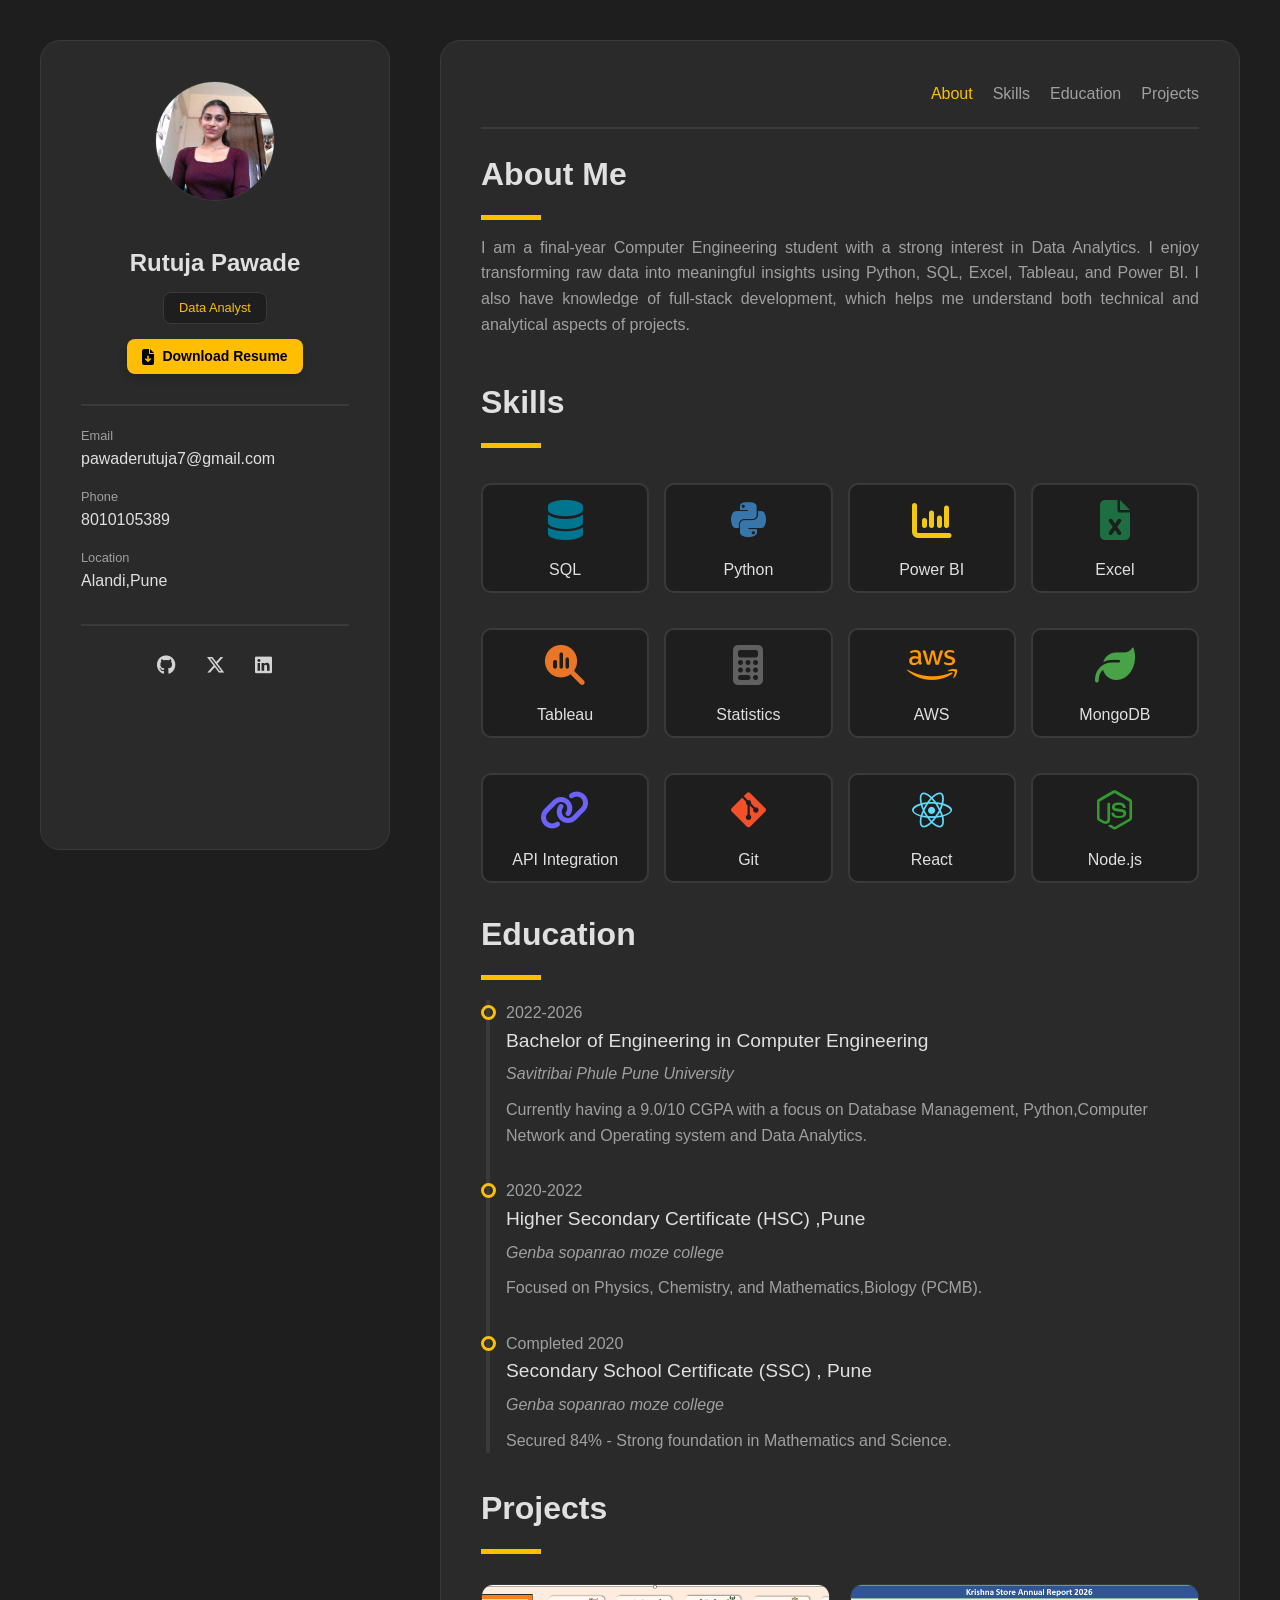
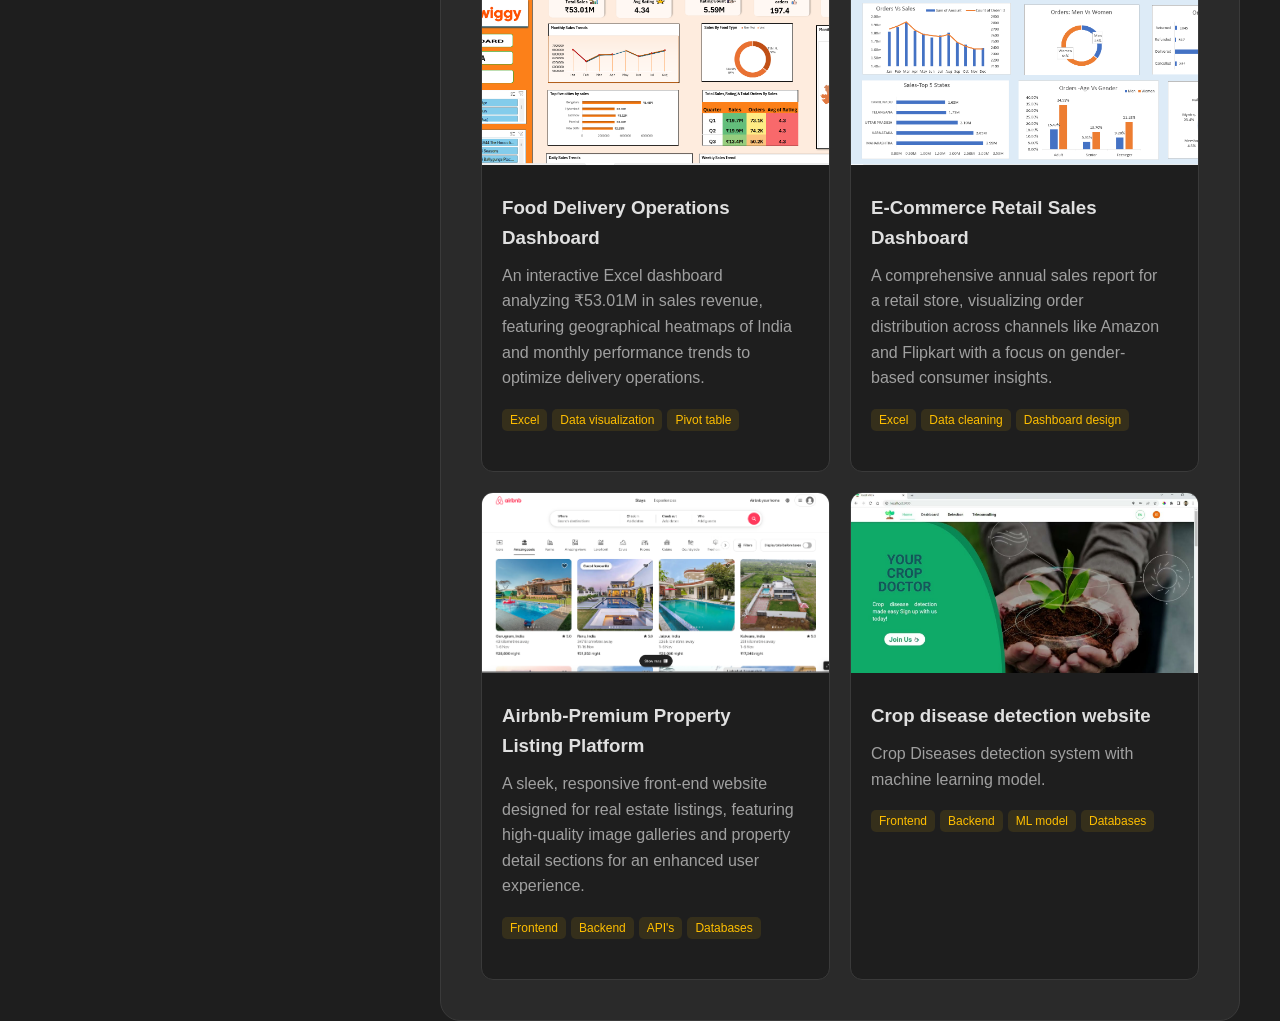
<file: index.html>
<!DOCTYPE html>
<html lang="en">
<head>
    <meta charset="UTF-8">
    <meta name="viewport" content="width=device-width, initial-scale=1.0">
    <title>Profile Portfolio</title>
    <link rel="stylesheet" href="style.css">
     <link rel="stylesheet" href="https://cdnjs.cloudflare.com/ajax/libs/font-awesome/6.5.1/css/all.min.css">
</head>
<body>
    
    <div class="main-container">
        <!-- siderbar -->
        <div class="sidebar">

            <!-- profile -->
            <div class="profile">
                <img src="rutu.jpg" alt="Rutuja img" >
                <h2>Rutuja Pawade</h2>
                <p>Data Analyst</p>
                <br>
                 <a href="Rutuja_Pawade_Resume.pdf"  class="resume-btn">
                    <i class="fa-solid fa-file-arrow-down"></i> Download Resume
                       </a>
                    </div>
             <!--contact  -->

             <div class="contact">
                  <div class="email">
                    <h3 class="label">Email</h3>
                    <a href="mailto:pawaderutuja7@gmail.com?subject=Inquiry from Portfolio" class="value">pawaderutuja7@gmail.com</a>
                  </div>
                  <div class="phone">
                    <h3 class="label">Phone</h3>
                    <a href="tel:8010105389" class="value">8010105389</a>
                  </div>
                  <div class="location">
                    <h3 class="label">Location</h3>
                    <p class="value">Alandi,Pune</p>
                  </div>
             </div>


             <!-- social -->


             <div class="social">
                    <a href="https://github.com/rutujapawade"><i class="fa-brands fa-github"></i></a>
                    <a href="#"><i class="fa-brands fa-x-twitter"></i></a>
                    <a href="https://www.linkedin.com/in/rutuja-pawade04"><i class="fa-brands fa-linkedin"></i></a>
                </div> 
        </div>

        
        <!-- main-content -->
        <div class="main-content">
          
            <!-- navigation -->
             <div id="navigation">
                <nav>
                    <a href="#about" class="active">About</a>
                    <a href="#skills">Skills</a>
                    <a href="#education">Education</a>
                    <a href="#portfolio">Projects</a>
                </nav>
             </div>

            <!-- about me -->
             <div id="about">
                <h2 class="heading">About Me</h2>
                <div class="line"></div>
                <p class="content">I am a final-year Computer Engineering student with a strong interest in Data Analytics. I enjoy transforming raw data into meaningful insights using Python, SQL, Excel, Tableau, and Power BI. I also have knowledge of full-stack development, which helps me understand both technical and analytical aspects of projects.
                    </p>
             </div>
            <!-- Skills -->
       <section id="skills">
    <h2 class="heading">Skills</h2>
    <div class="line"></div>
    <div class="grid-container">
        <div class="item">
            <i class="fa-solid fa-database" style="color: #00758f;"></i>
            <h3>SQL</h3>
        </div>
        <div class="item">
            <i class="fa-brands fa-python" style="color: #3776ab;"></i>
            <h3>Python</h3>
        </div>
        <div class="item">
            <i class="fa-solid fa-chart-column" style="color: #f2c811;"></i>
            <h3>Power BI</h3>
        </div>
        <div class="item">
            <i class="fa-solid fa-file-excel" style="color: #1d6f42;"></i>
            <h3>Excel</h3>
        </div>
        <div class="item">
            <i class="fa-solid fa-magnifying-glass-chart" style="color: #e97627;"></i>
            <h3>Tableau</h3>
        </div>
        <div class="item">
            <i class="fa-solid fa-calculator" style="color: #606060;"></i>
            <h3>Statistics</h3>
        </div>

        <div class="item">
            <i class="fa-brands fa-aws" style="color: #ff9900;"></i>
            <h3>AWS</h3>
        </div>
        <div class="item">
            <i class="fa-solid fa-leaf" style="color: #47a248;"></i>
            <h3>MongoDB</h3>
        </div>
        <div class="item">
            <i class="fa-solid fa-link" style="color: #6c63ff;"></i>
            <h3>API Integration</h3>
        </div>
        <div class="item">
            <i class="fa-brands fa-git-alt" style="color: #f34f29;"></i>
            <h3>Git</h3>
        </div>
         <div class="item">
            <i class="fa-brands fa-react" style="color: #61dafb;"></i>
            <h3>React</h3>
        </div>
        <div class="item">
            <i class="fa-brands fa-node-js" style="color: #339933;"></i>
            <h3>Node.js</h3>
        </div>
    </div>
</section>
<br>
            <!-- Education -->
             <div id="education">
                <h2 class="heading">Education</h2>
                <div class="line"></div>
                <div class="edtech">

                    <div class="edfirst">
                        <div class="year">2022-2026</div>
                        <h3 class="degree">Bachelor of Engineering in Computer Engineering</h3>
                        <p class="college">Savitribai Phule Pune University</p>
                        <p class="work">  Currently having a 9.0/10 CGPA with a focus on
                     Database Management, Python,Computer Network and Operating system and Data Analytics.</p>
                        <div class="goal"></div>
                    </div>
                    <div class="edsecond">
                        <div class="year">2020-2022</div>
                        <h3 class="degree">Higher Secondary Certificate (HSC) ,Pune</h3>
                        <p class="college">Genba sopanrao moze college</p>
                        <p class="work">Focused on Physics, Chemistry, and Mathematics,Biology (PCMB).</p>
                        <div class="goal"></div>
                    </div>
                    <div class="edsecond">
                        <div class="year">Completed 2020</div>
                        <h3 class="degree">Secondary School Certificate (SSC) , Pune</h3>
                        <p class="college">Genba sopanrao moze college</p>
                        <p class="work">Secured 84% - Strong foundation in Mathematics and Science.</p>
                        <div class="goal"></div>
                    </div>

                    <div class="liner"></div>
                </div>
               
                
            </div>

 
            <!-- Portfolio -->
             <div id="portfolio">
                <h2 class="heading">Projects</h2>
                <div class="line"></div>

                <div class="project-container">
                    <div class="project">
                        <img src="swiggy (2).png" alt="">
                        <div class="card">
                            <h3>Food Delivery Operations Dashboard</h3>
                            <p>An interactive Excel dashboard analyzing ₹53.01M in sales revenue, featuring geographical heatmaps of India and monthly performance trends to optimize delivery operations.</p>
                            <span>Excel</span><span>Data visualization</span><span>Pivot table</span>
                        </div>
                    </div>
                    <div class="project">
                        <img src="Store data.png" alt="">
                        <div class="card">
                            <h3>E-Commerce Retail Sales Dashboard</h3>
                            <p>A comprehensive annual sales report for a retail store, visualizing order distribution across channels like Amazon and Flipkart with a focus on gender-based consumer insights.</p>
                            <span>Excel</span><span>Data cleaning</span><span>Dashboard design</span>
                        </div>
                    </div>
                    <div class="project">
                        <img src="Airbnb.png" alt="">
                        <div class="card">
                            <h3>Airbnb-Premium Property Listing Platform</h3>
                           <p>A sleek, responsive front-end website designed for real estate listings, featuring high-quality image galleries and property detail sections for an enhanced user experience.</p>
                         <span>Frontend</span><span>Backend</span><span>API's</span><span>Databases</span>
                        </div>
                    </div>
                    <div class="project">
                        <img src="img.png" alt="">
                        <div class="card">
                            <h3> Crop disease detection website</h3>
                            <p>Crop Diseases detection system with machine learning model.</p>
                            <span>Frontend</span><span>Backend</span><span>ML model</span><span>Databases</span>
                        </div>
                    </div>
                </div>
             </div>
             
    </div>

</body>
</html>
</file>
<file: style.css>
*{
    padding: 0;
    margin: 0;
    box-sizing: border-box;
}

body{
    background-color: #1e1e1e;
    font-family: sans-serif;
    color: #a0a0a0;
    line-height: 1.6;
}



/* Sidebar Styling */
.sidebar {
    background-color: #2a2a2a;
    border: 1px solid #3a3a3a;
    border-radius: 20px;
    padding: 40px;
    height: fit-content;
    position: sticky;
    top: 40px;
    text-align: center;
}

.profile img {
    width: 120px;
    height: 120px;
    border-radius: 50%;
    border: 1px solid #3a3a3a;
    margin-bottom: 15px;
}


.main-container {
    display: grid;
    max-width: 1200px;
    grid-template-columns: 350px 1fr; 
    gap: 50px;
    padding-top: 40px ;
    margin: auto;
    /* align-items: start;
    gap:20px; */
     /* margin-right: 60px;  */
  
}

.sidebar {
      height: 90vh;
    background-color: #2a2a2a;
    border: 1px solid #3a3a3a;
    border-radius: 20px;
    padding: 40px;
    /* height: fit-content; */
    position: sticky;
    top: 40px;
    /* text-align: center; */
     /* gap:20px; */
    /* margin-right: 50px; */
}

.main-content {
    background-color: #2a2a2a;
    border: 1px solid #3a3a3a;
    border-radius: 20px;
    padding: 40px;
}

/* Profile section */

.profile{
    text-align: center;
}



.profile h2{
    font-size: 1.5rem;
    font-weight: 700;
    margin-top: 20px;
    color: #e0e0e0;
}

.profile p{
    background-color: #1e1e1e;
    padding: 5px 15px;
    color: #FFBF00; 
    border: 1px solid #3a3a3a;
    font-size: 0.8rem;
    border-radius: 8px;
    display: inline-block;
    margin-top: 10px;
}

.resume-btn {
    background-color: #FFBF00; 
    color: #000;              
    padding: 6px 15px;         
    border-radius: 8px;        
    text-decoration: none;     
    font-size: 14px;
    font-weight: bold;         
    display: inline-flex;     
    align-items: center;
    gap: 8px;                  
    margin-top: 15px;
    transition: all 0.3s ease;
    border: none;
    box-shadow: 0 4px 10px rgba(0,0,0,0.2);
}

.resume-btn:hover {
    background-color: #ffd54f; 
    transform: translateY(-2px);  
}


.resume-btn i {
    font-size: 16px;
}



.contact{
    margin-top: 30px;
    border-top: 2px solid #3a3a3a;
    padding-top:20px;
    text-align: left;
    color:white;
}

.label{
    font-weight: 500;
    font-size: 0.8rem;
    color: #a0a0a0;
}

.value{
    color: #e0e0e0;
    text-decoration: none;
}

.email,.phone{
    margin-bottom: 15px;
}


.social a {
    text-decoration: none; 
}

.social i {
    color: #ffffff !important; 
    font-size: 1.5rem;         
    margin: 0 10px;           
    transition: all 0.3s ease;
    filter: none !important;   
    opacity: 0.8;             
}

.social i:hover {
    color: #FFBF00 !important; 
    opacity: 1;                
    transform: translateY(-3px); 
}

.social{
    margin-top: 30px;
    border-top: 2px solid #3a3a3a;
    padding-top:20px;
    text-align: center;
}

.social i{
     color:white;
    height: 24px;
    width: 24px;
    margin-left: 5px;
    filter: grayscale(1) invert(0.7);
    transition: filter 0.3s ease;
    font-size: 1.2rem;
    /* color: #e0e0e0; */
    color:white;
    margin: 10px;
    transition: 0.3s;
}

.social i:hover{
    filter: grayscale(0) invert(0);
    color: #FFBF00;
}
 


/* main content */

 
 #navigation {
    display: flex;
    justify-content: flex-end;
    gap: 20px;
    margin-bottom: 30px;
    border-bottom: 1px solid #3a3a3a;
    padding-bottom: 15px;
}

nav a { text-decoration: none; color: #a0a0a0; font-weight: 500; }
nav a.active, nav a:hover { color: #FFBF00; }

.heading { color: #e0e0e0; font-size: 2rem; }
.line { width: 50px; height: 4px; background: #FFBF00; margin-bottom: 20px; }



#navigation{
    border-bottom: 2px solid #3a3a3a;
    margin-bottom: 20px;
    padding-bottom: 20px;
}

nav{
    display: flex;
    justify-content: flex-end;
    gap: 20px;
}

nav a{
    text-decoration: none;
    color: #a0a0a0;
    font-weight: 500;
    transition: color 0.3s ease;
}

.active, nav a:hover{
    color: #FFBF00;
}


/* about me */

.heading{
    color: #e0e0e0;
    font-size: 2rem;
    margin-bottom: 15px;
}

.line{
    width: 60px;
    height: 5px;
    background-color: #FFBF00;
    margin-bottom: 15px;
}

.content{
    text-align: justify;
    color: #a0a0a0;
    /* color:aliceblue; */
}

#about{
    margin-bottom: 40px;
}



.grid-container {
     display: grid;
    /* grid-template-columns: repeat(auto-fit , minmax(120px,1fr)); */
      grid-template-columns: repeat(4, 1fr); 
    gap: 30px;
    display: grid;
     /* grid-template-columns: repeat(4, 1fr); */
    /* gap: 20px; */
    flex-wrap: wrap;
    gap: 15px;
     width: 100%;
}

.item{
    padding: 20px;
    border-radius: 10px;
    border: 2px solid #3a3a3a;
    background-color: #1e1e1e;
    text-align: center;
    margin-top: 20px;
    
    height: 110px;              /* sab boxes same height */
    display: flex;
    flex-direction: column;
    justify-content: center;
    align-items: center;
}


.item{
    padding: 20px;
    border-radius: 10px;
    border: 2px solid #3a3a3a;
    background-color: #1e1e1e;
    text-align: center;
    margin-top: 20px;
    transition: transform 0.3s ease, box-shadow 0.3s ease;
}
 .item i {
    font-size: 2.5rem; 
    display: block;
    margin-bottom: 12px;
    height: 50px; 
    line-height: 50px;
}




.item img{
    height: 48px;
    width: 48px;
    filter: invert(75%) sepia(50%) saturate(1000%) hue-rotate(350deg) brightness(110%) contrast(101%);
    margin-bottom: 15px;
}

.item h3{
    font-size: 1rem;
    font-weight: 500;
     color: #e0e0e0;
}

.item:hover{
    transform: translateY(-5px);
    border-color: #FFBF00;
    transform: scale(1.1);
    box-shadow: 0px 0px 10px 5px rgba(0, 0, 0, 0.3);
}


Education 
#education{
    margin-top: 30px;
}

.edtech{
    position: relative;
    margin-top: 20px;
}


.degree{
    color: #e0e0e0;
    font-size: 1.2rem;
    font-weight: 500;
    margin-bottom: 5px;
}

.college{
    font-style: italic;
    color: #a0a0a0;
    margin-bottom: 10px;
}

.work{
    color: #a0a0a0;
}

.edfirst, .edsecond{
    margin-bottom: 30px;
    padding-left: 25px;
    position: relative;
}

.goal{
    height: 15px;
    width: 15px;
    border: 3px solid #FFBF00;
    border-radius: 50%;
    position: absolute;
    top:5px;
    left: 0px;
    z-index: 5;
}

.liner{
    position: absolute;
    width: 2px;
    top:0px;
    bottom: 0px;
    left: 5px;
    border: 2px solid #3a3a3a;
}


/* Portfolio */

.project-container{
    margin-top: 30px;
    display: grid;
    grid-template-columns: repeat(auto-fit, minmax(280px,1fr));
    flex-wrap: wrap; 
    gap: 20px;      
    justify-content: center; 

}

.project{
    background-color: #1e1e1e;
    border-radius: 12px;
    border: 1px solid #3a3a3a;
    overflow: hidden;
    transition: transform 0.5s ease, box-shadow 0.5s ease;
   

}

.project:hover{
    transform: translateY(-10px);
    box-shadow: 0px 0px 10px 5px rgba(0, 0, 0, 0.3);;
}

.project img{
    height: 180px;
    width: 100%;
    object-fit: cover;
}

.card{
    padding: 20px;
    
    margin-bottom: 20px; 
    margin-right: 15px;
}


.card h3{
    color: #e0e0e0;
    margin-bottom: 10px;
}

.card p{
    color: #a0a0a0;
    line-height: 1.6;
    margin-bottom: 15px;
}

.card span{
    background-color: rgba(255, 191, 0, 0.1);
    color: #FFBF00;
    padding: 4px 8px;
    border-radius: 5px;
    font-size: 0.75rem;
    margin-right: 5px;
}



 @media screen and (max-width: 1200px) {
    .main-container {
        grid-template-columns: 1fr;
        padding: 20px;
       
    }
    .sidebar{
        position: static;
    }
 }
   @media (max-width: 768px){

.main-container{
    grid-template-columns: 1fr;
}

.sidebar{
    position: static;
}

.item:hover{
    transform:none;
}

.item i{
    font-size: 24px;
    margin-bottom: 8px;
}

.item h3{
    font-size: 0.8rem;

}
.grid-container{
    grid-template-columns: repeat(3,1fr);
}

}
@media screen and (min-width: 1000px) and (max-width: 1200px) {
    .project-container {
        grid-template-columns: repeat(2, 1fr);
    }
}

@media screen and (max-width: 480px) {
    .grid-container {
        display: grid;
        /* Ek line mein 3 boxes bilkul barabar size ke */
        grid-template-columns: repeat(3, 1fr); 
        gap: 10px;
        width: 100%;
    }

    .item {
       
        height: 100px; 
        padding: 10px 5px;
        margin-top: 0; 
        
        display: flex;
        flex-direction: column;
        justify-content: center;
        align-items: center;
        overflow: hidden;
    }

    .item i {
        font-size: 1.5rem !important; 
        margin-bottom: 5px;
        height: auto;
        line-height: normal;
    }

    .item h3 {
        font-size: 0.7rem !important; 
        word-break: break-word; 
        margin: 0;
    }
}
</file>
